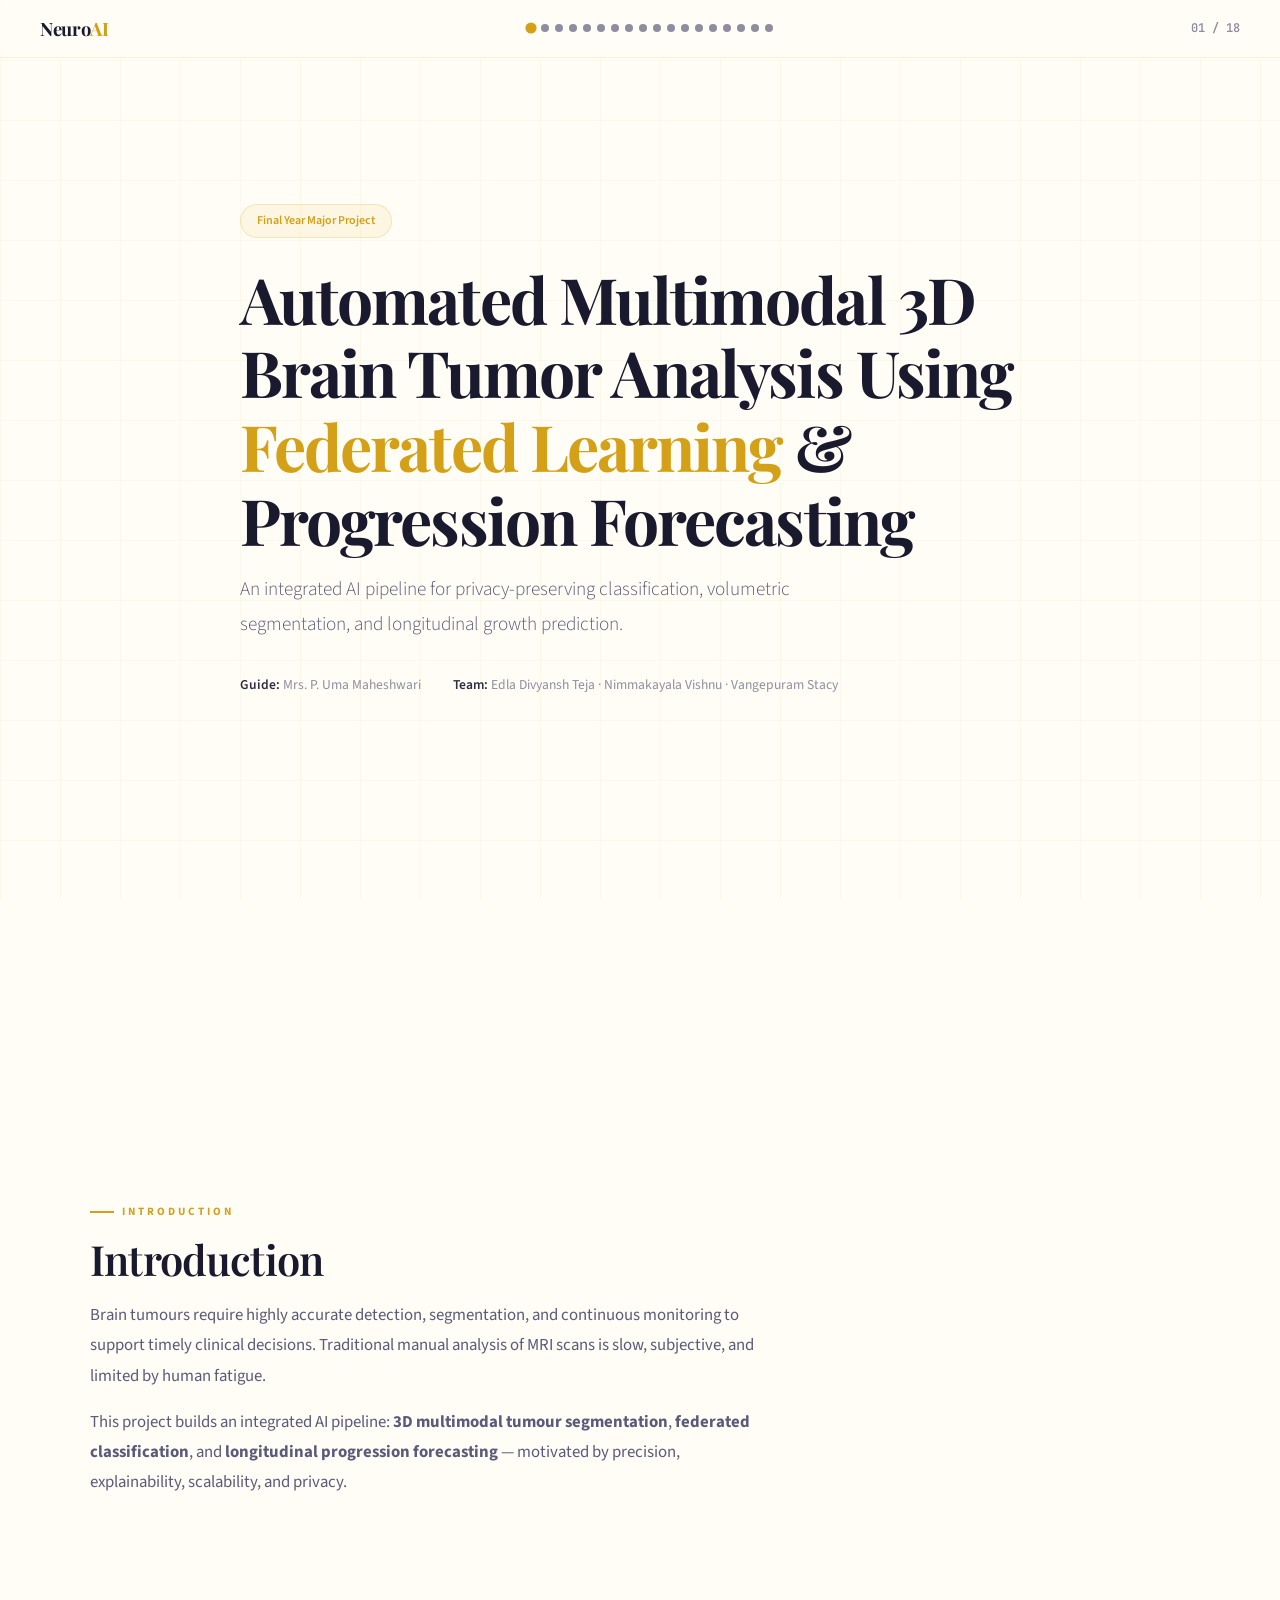
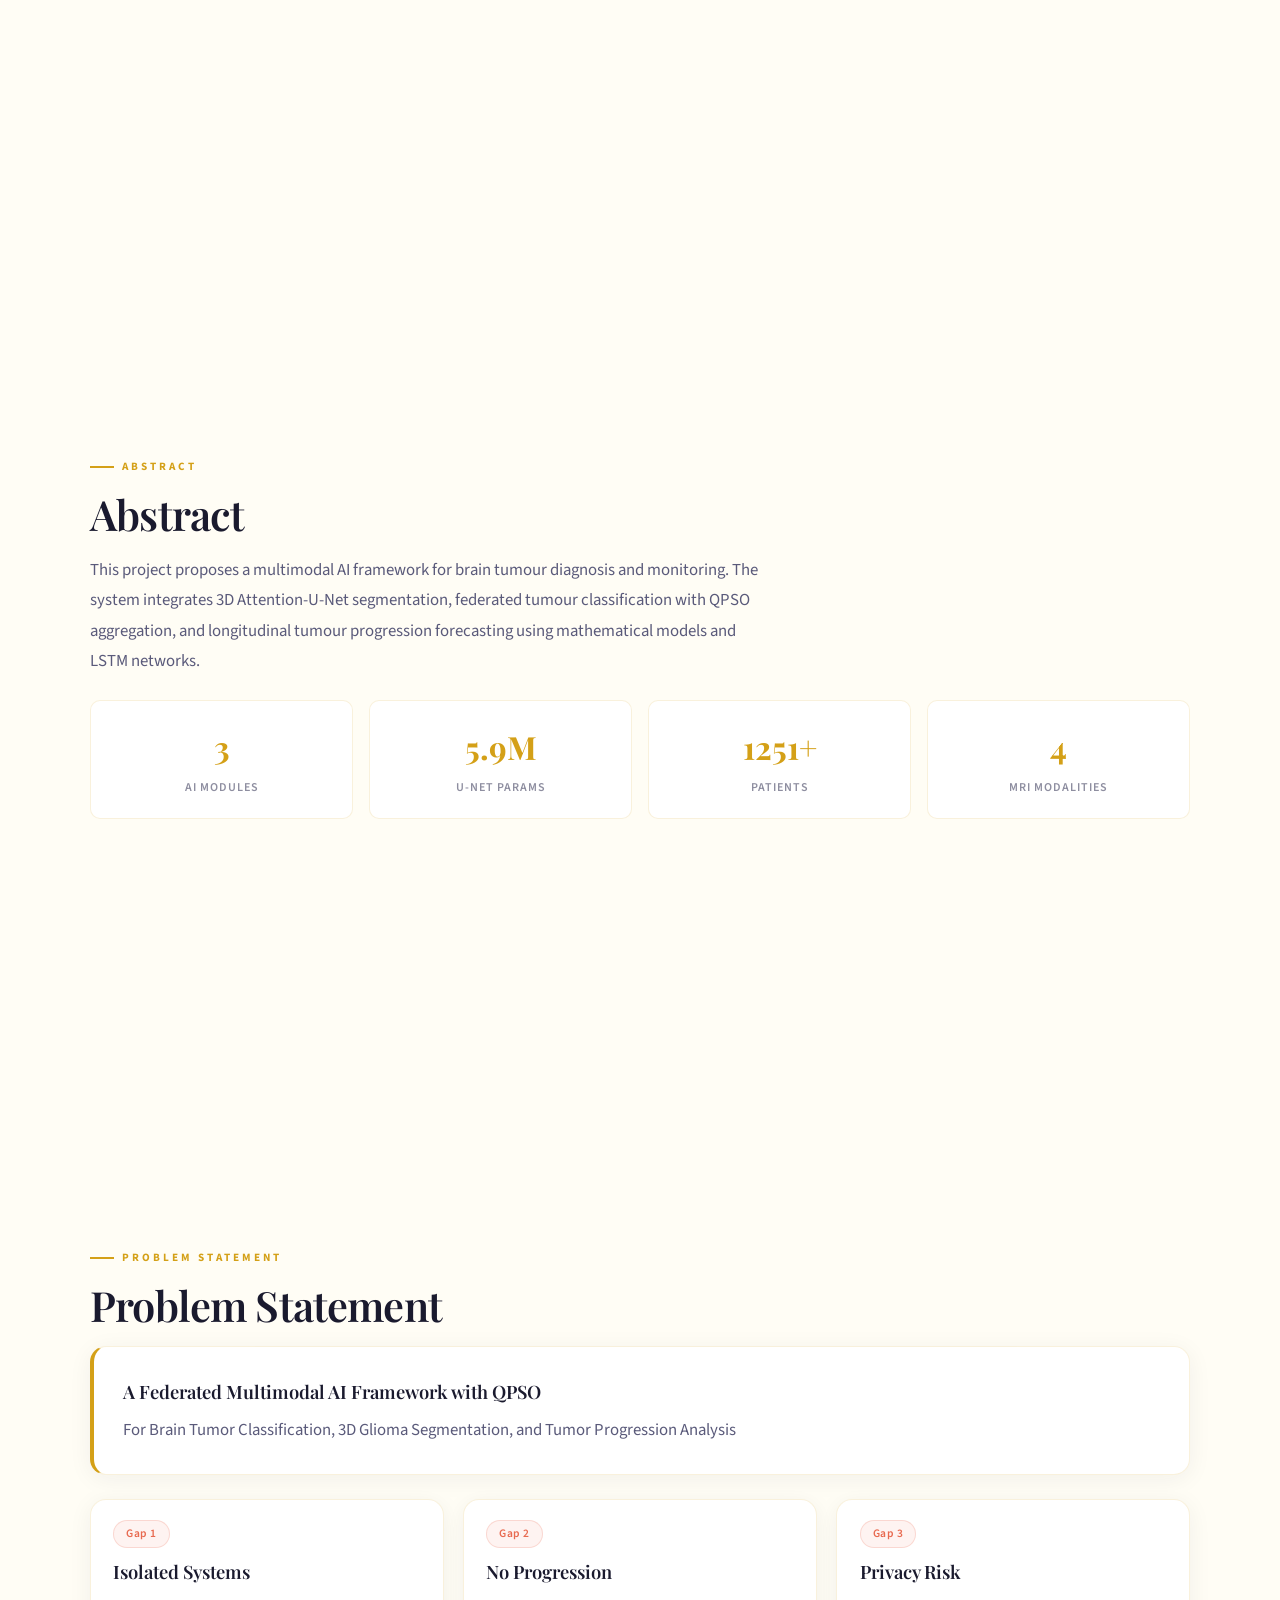
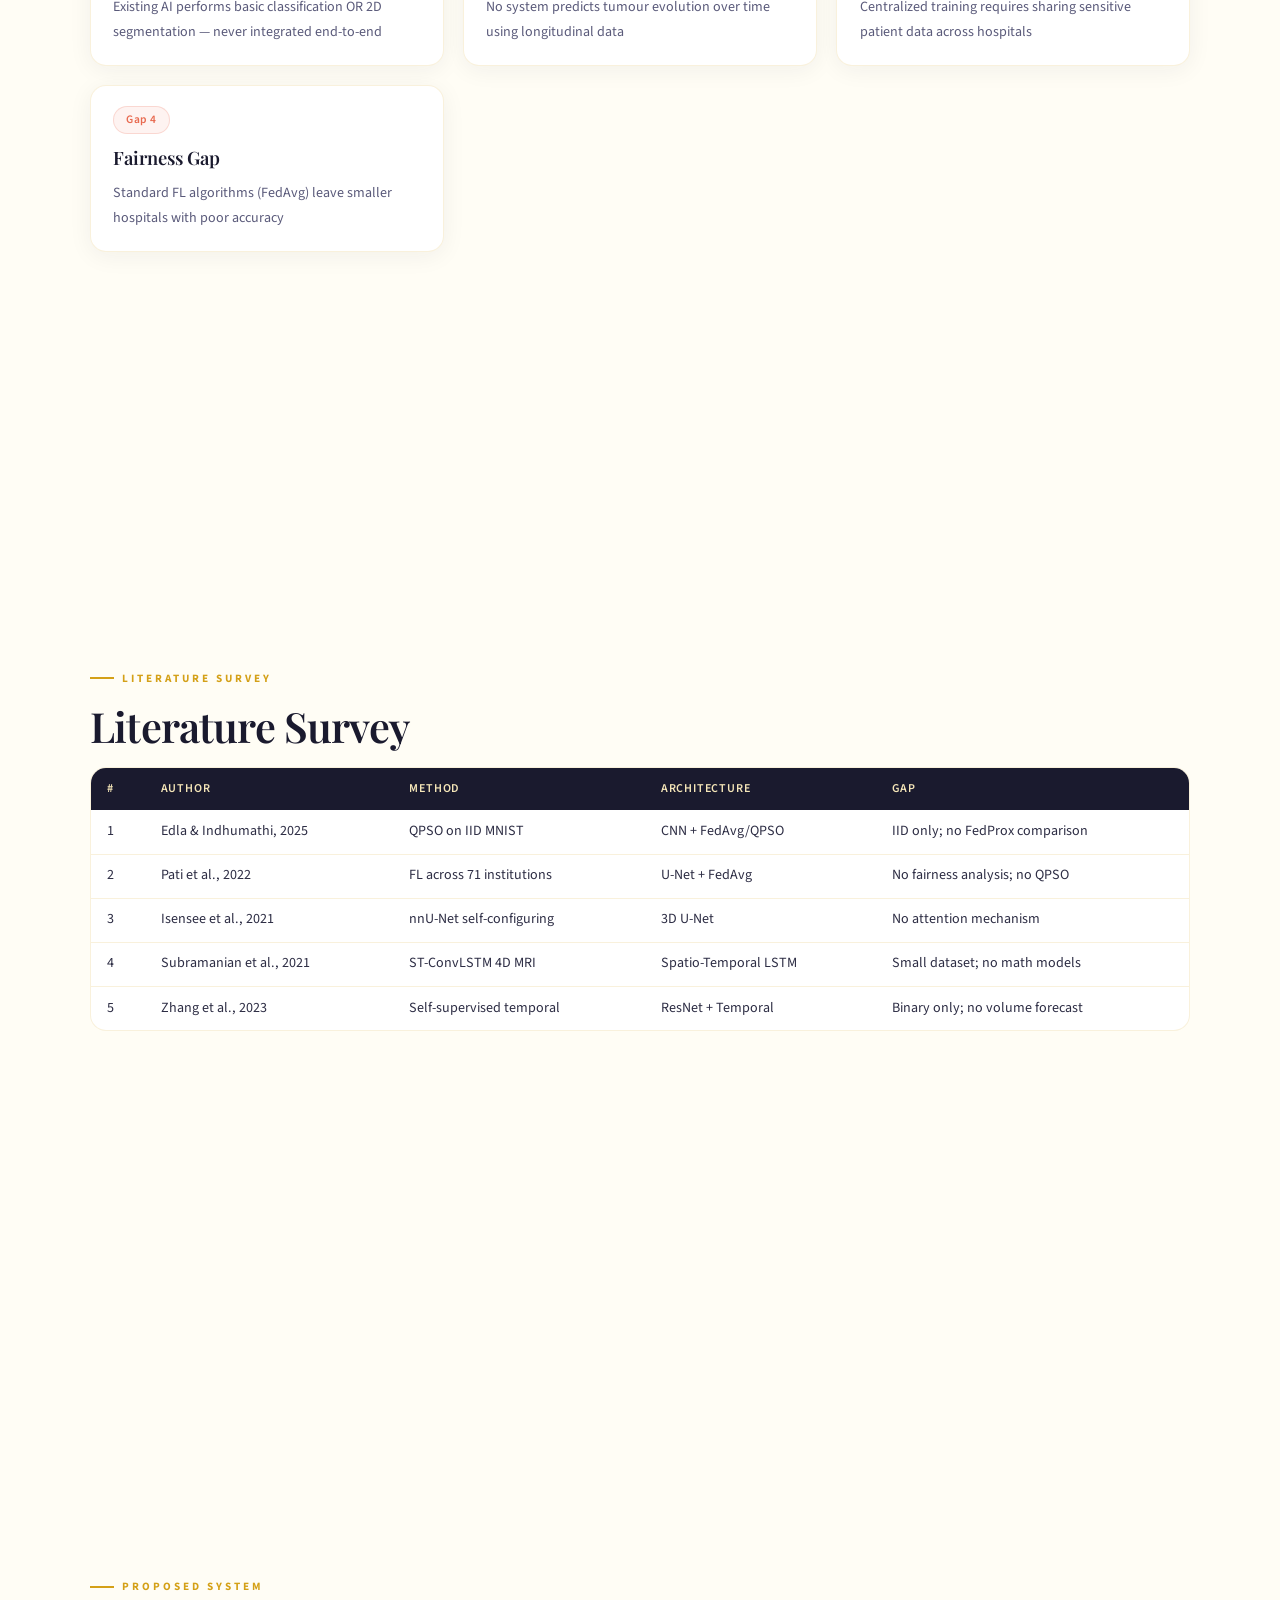
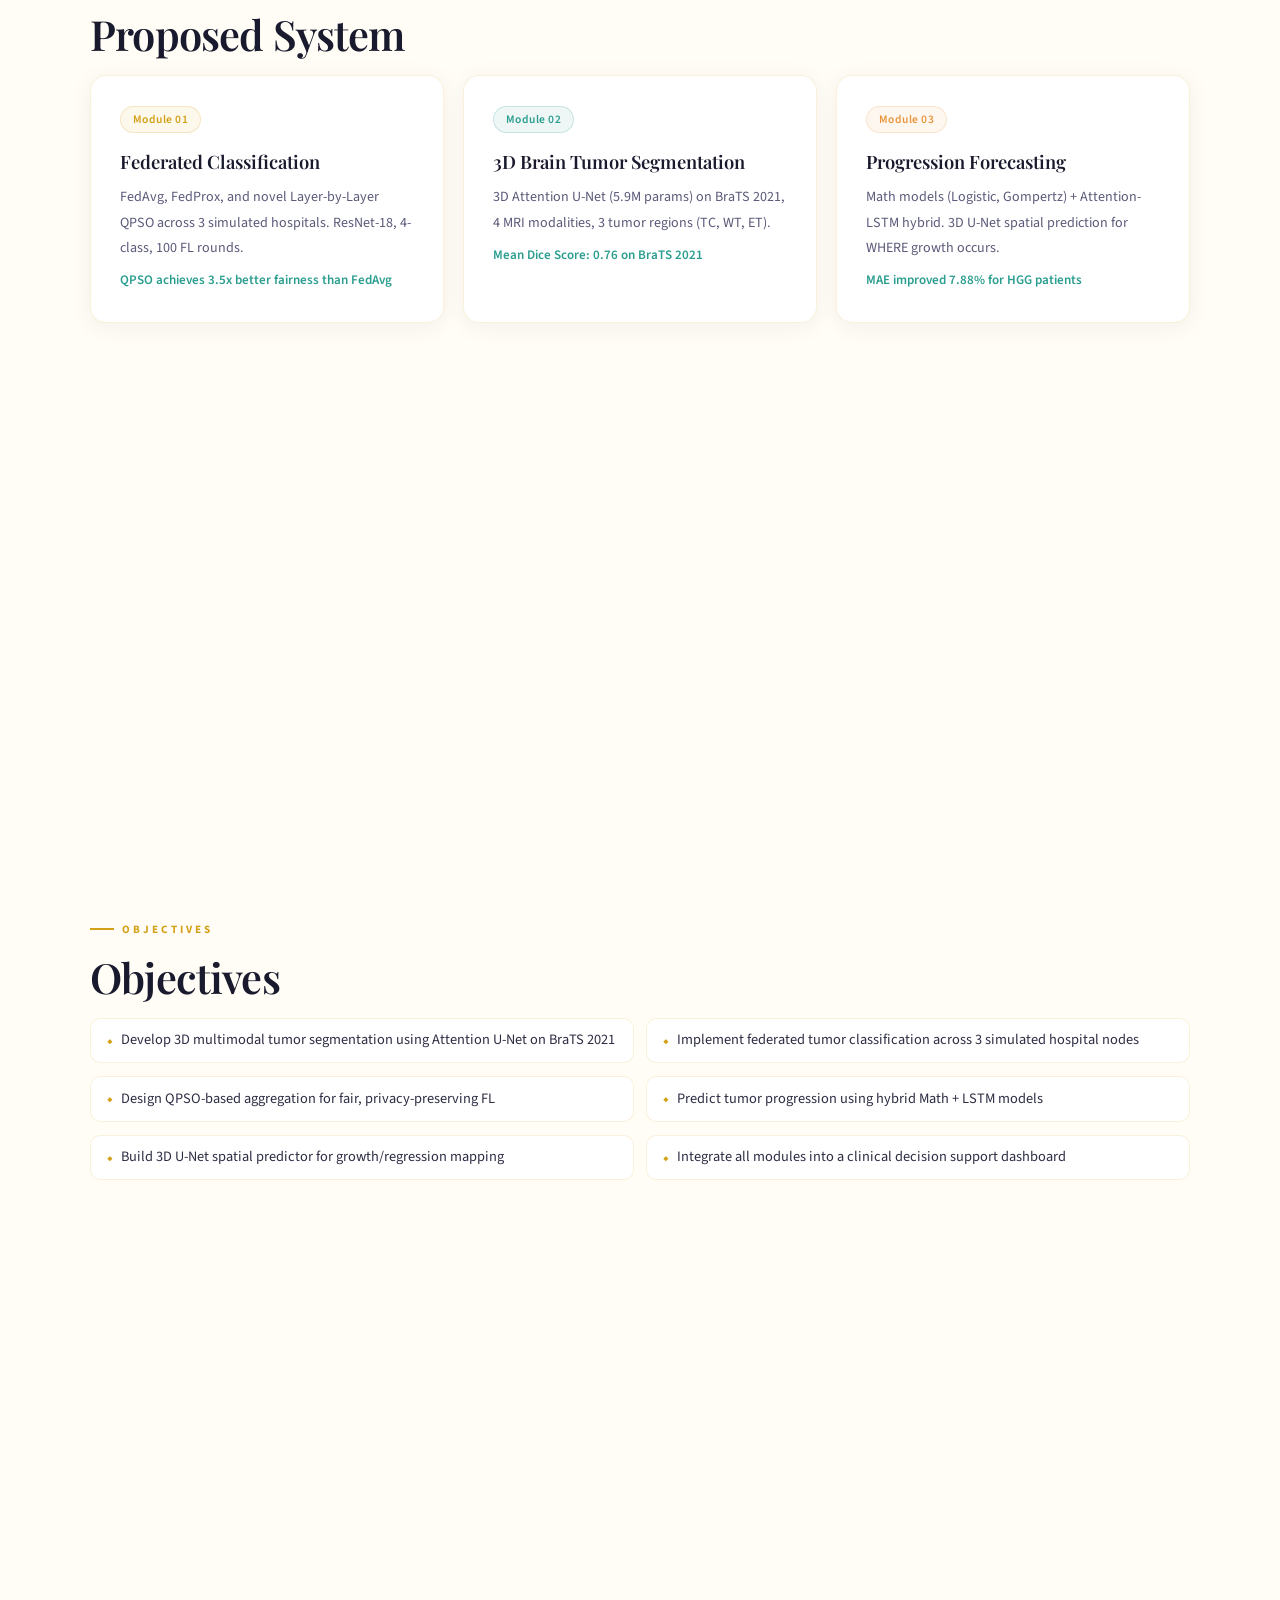
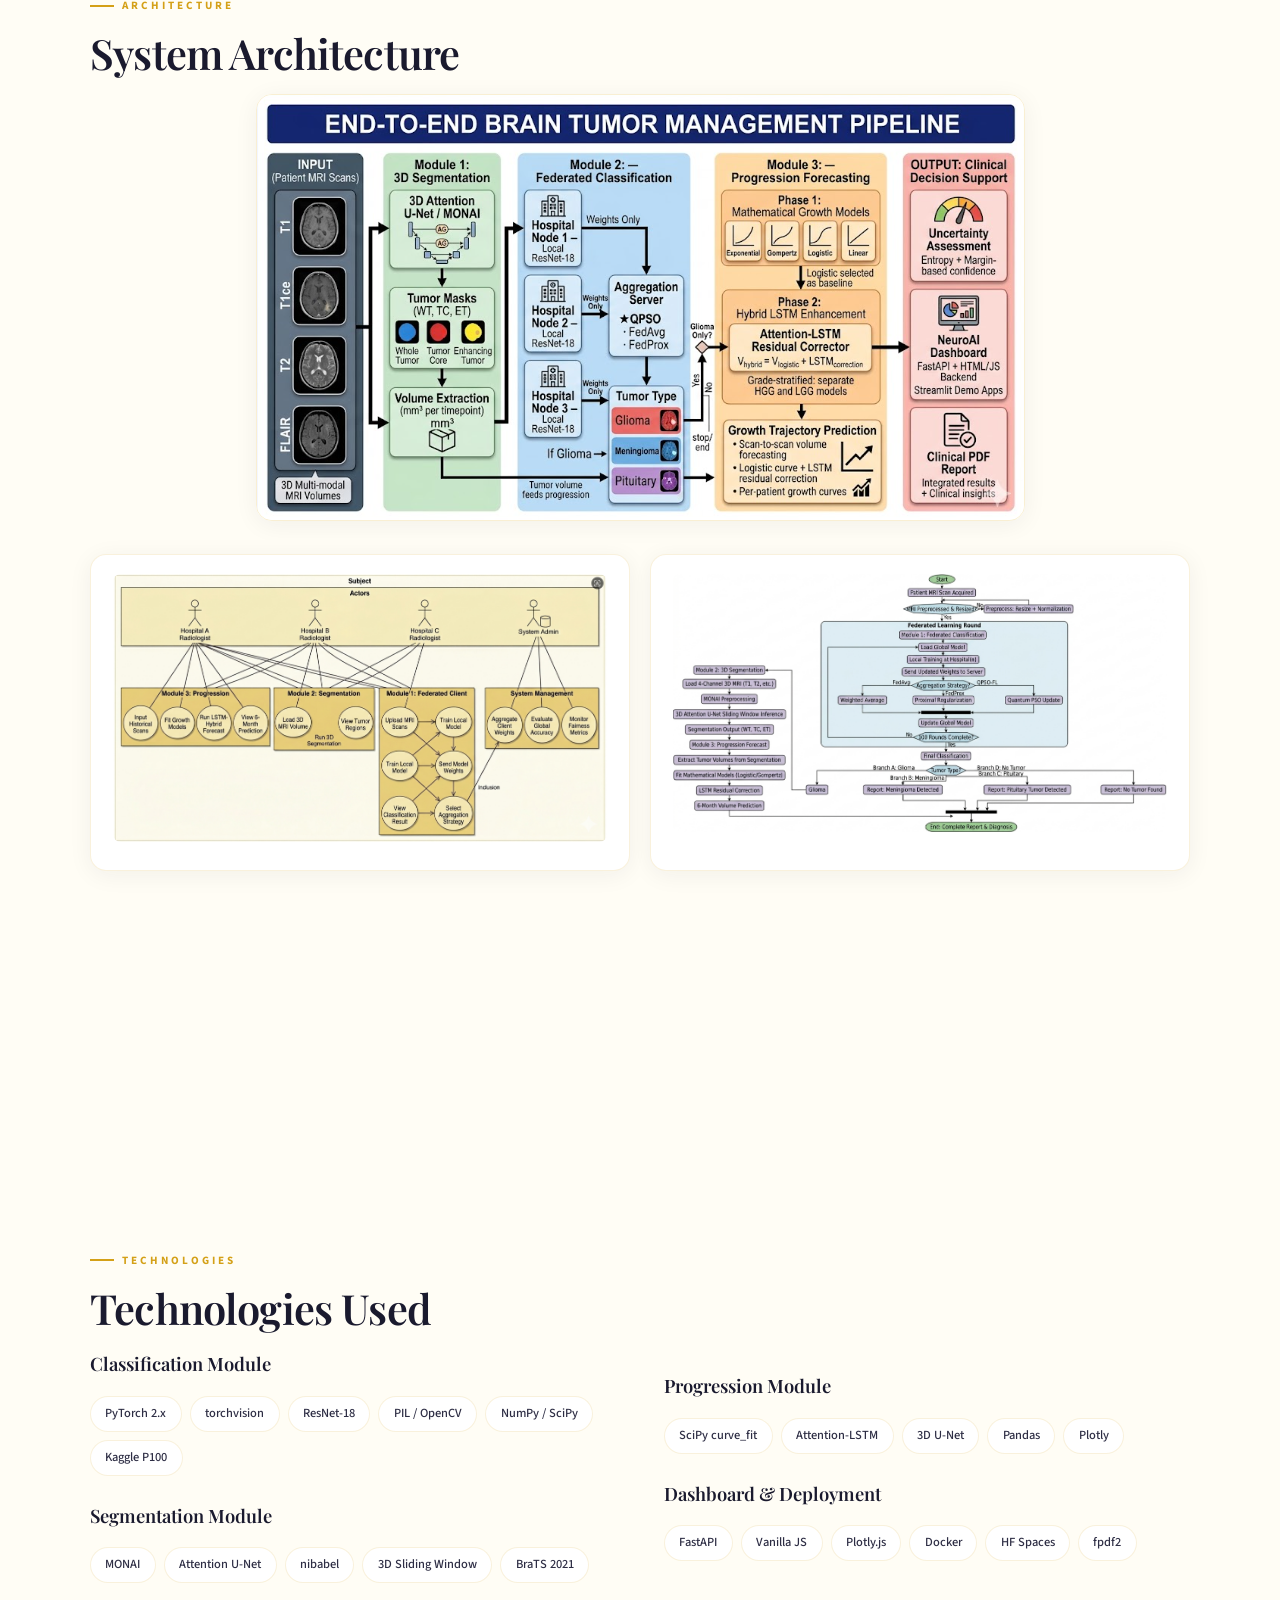
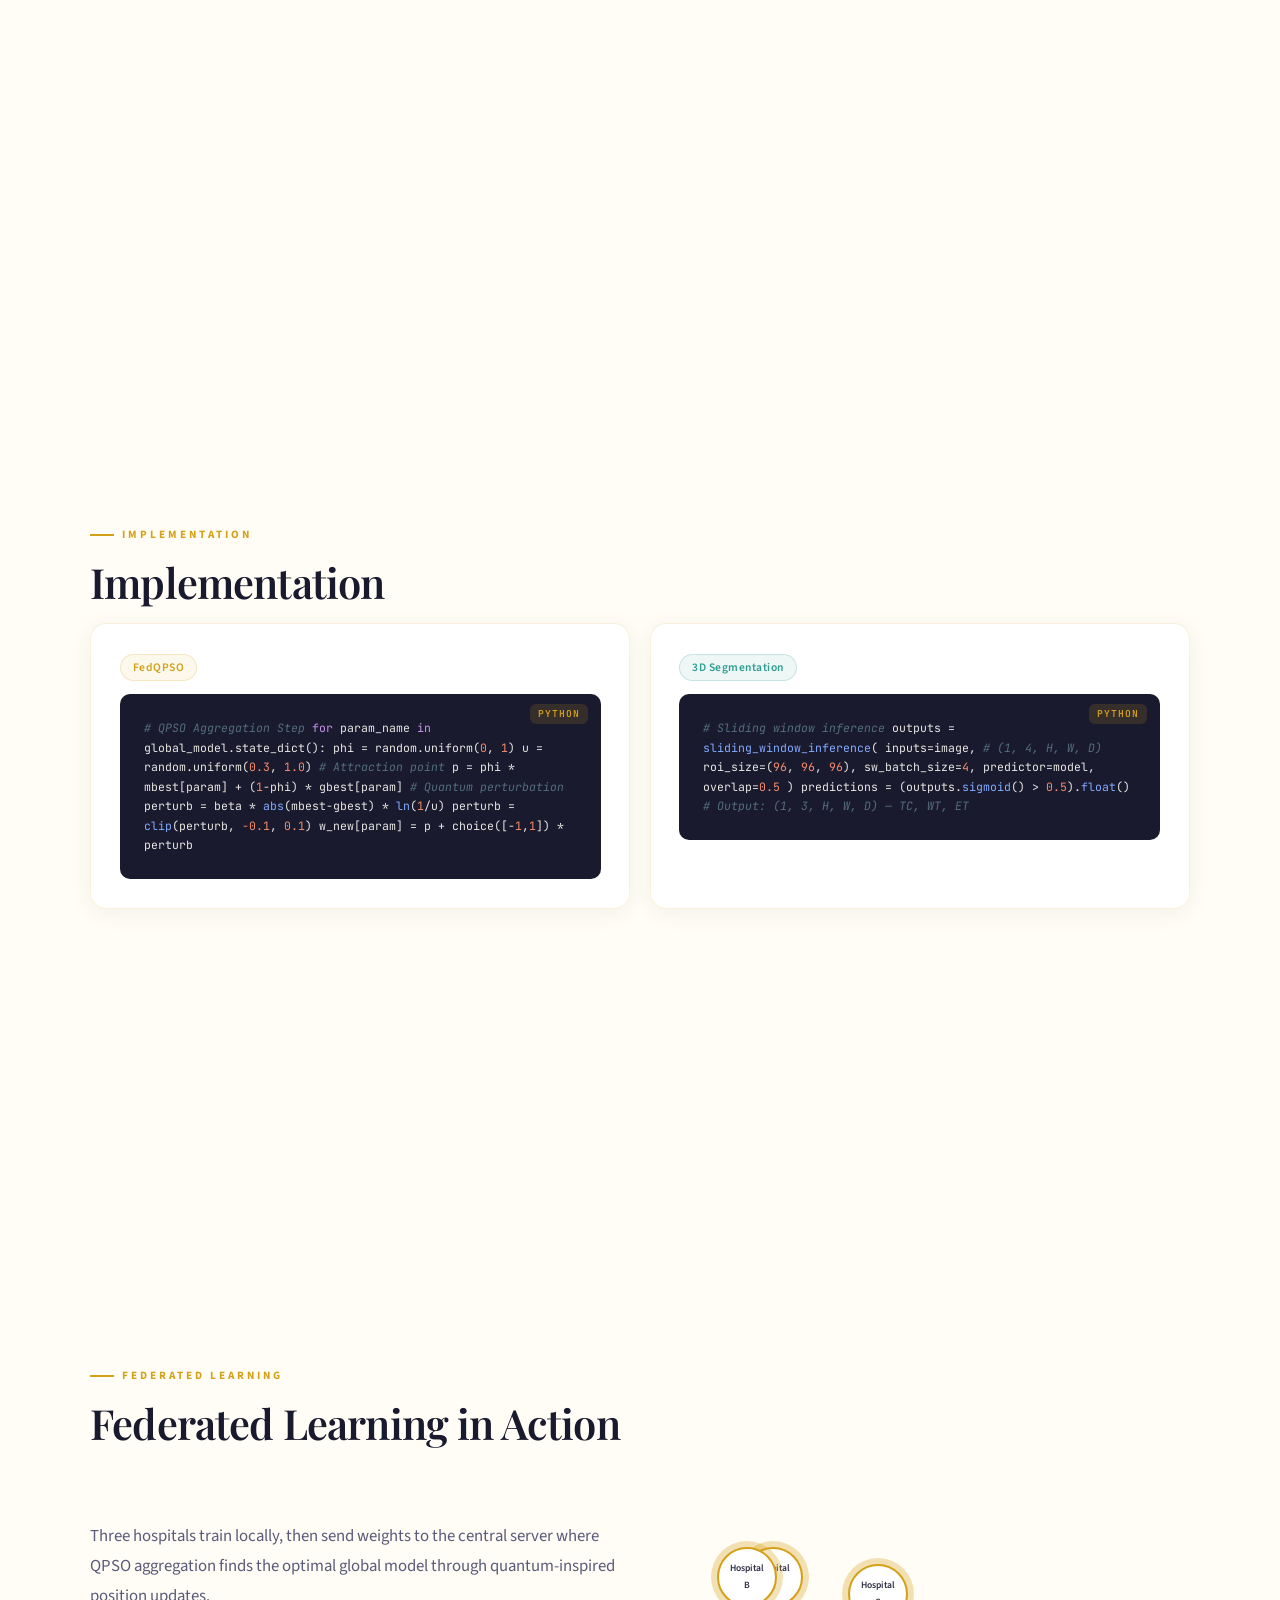
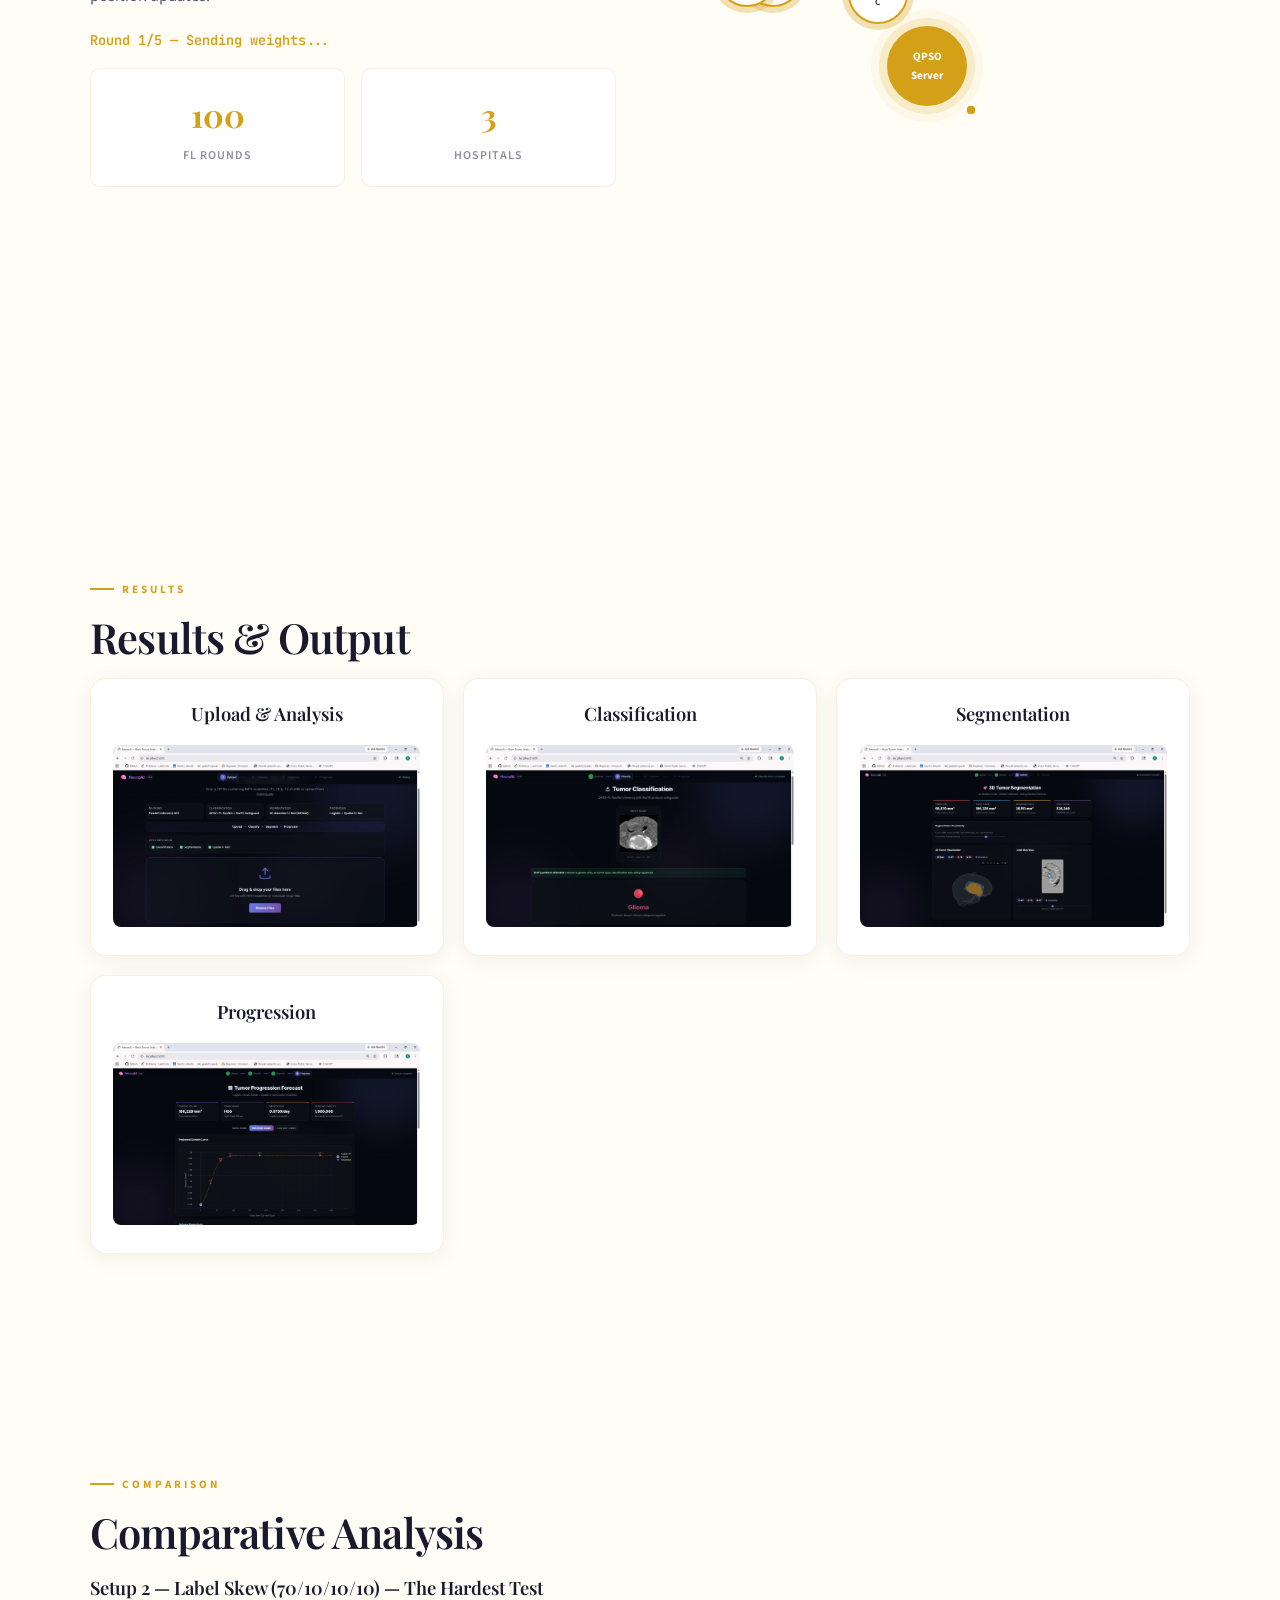
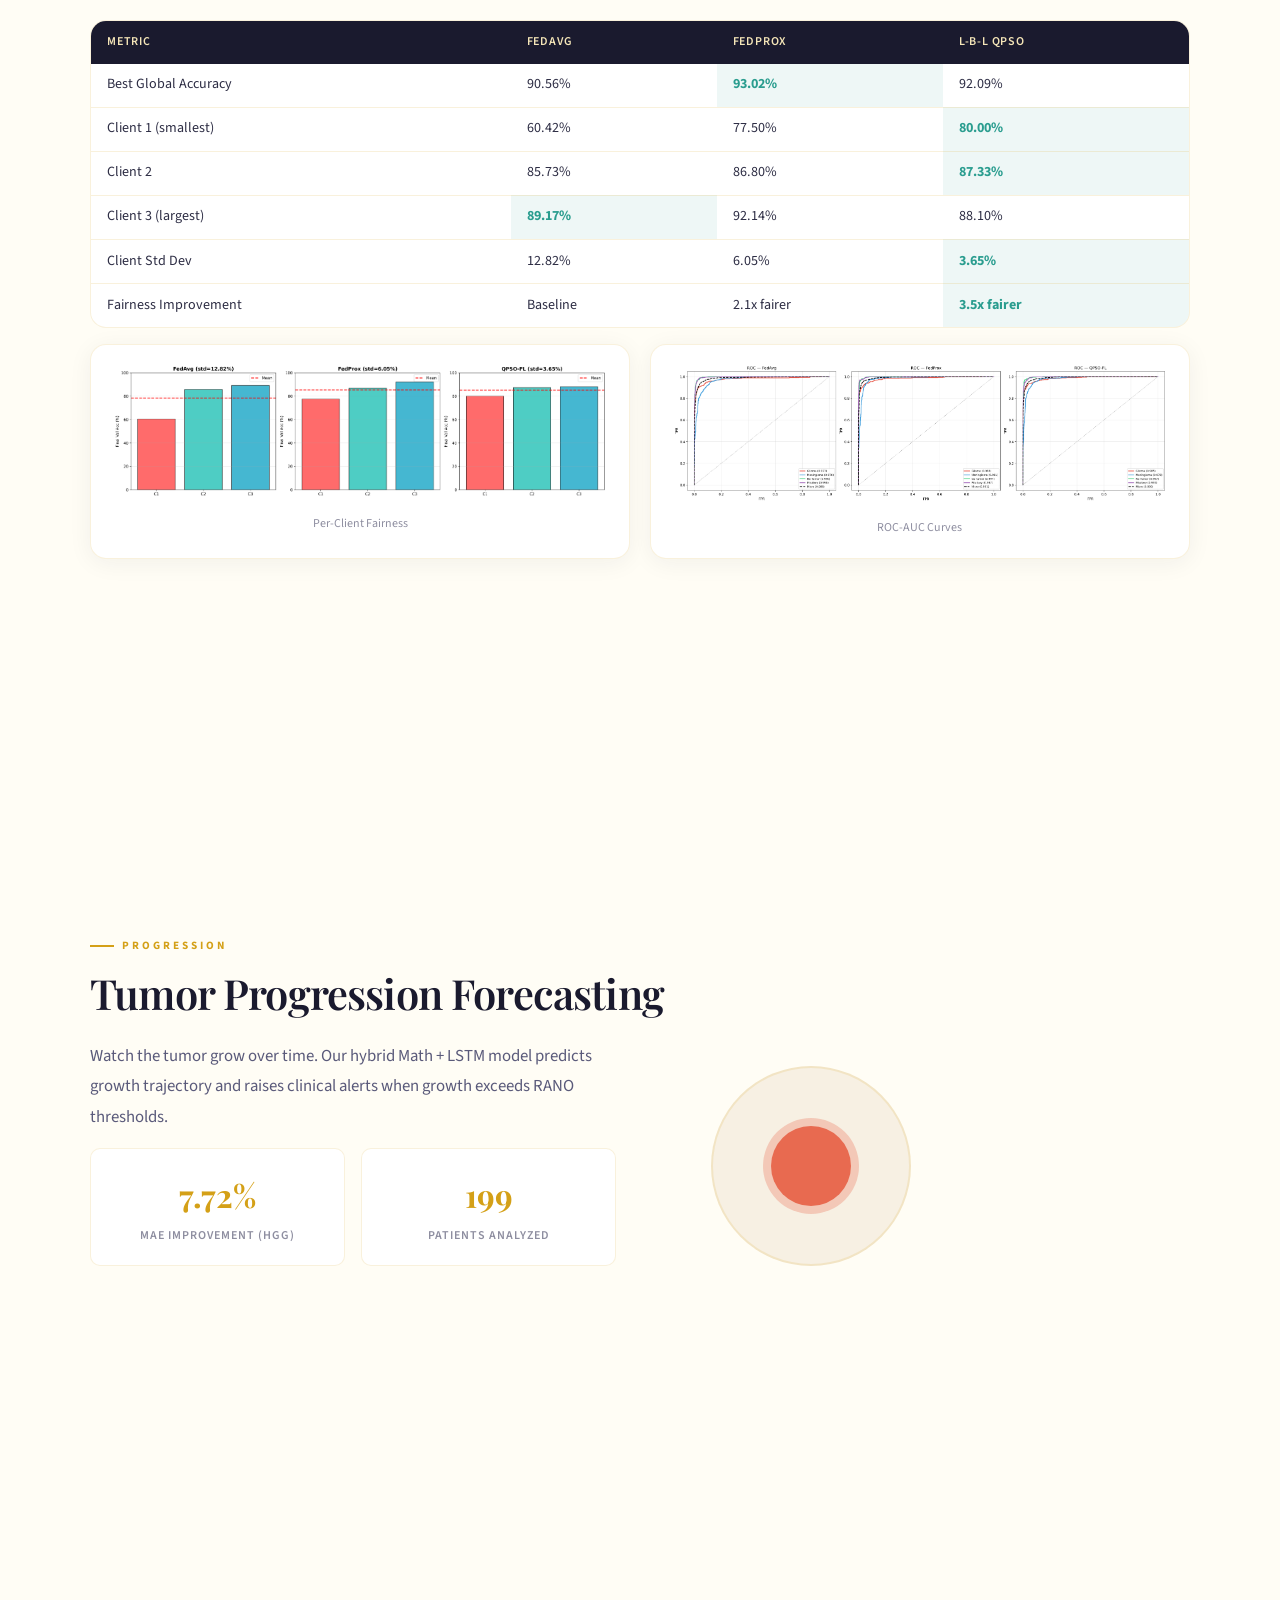
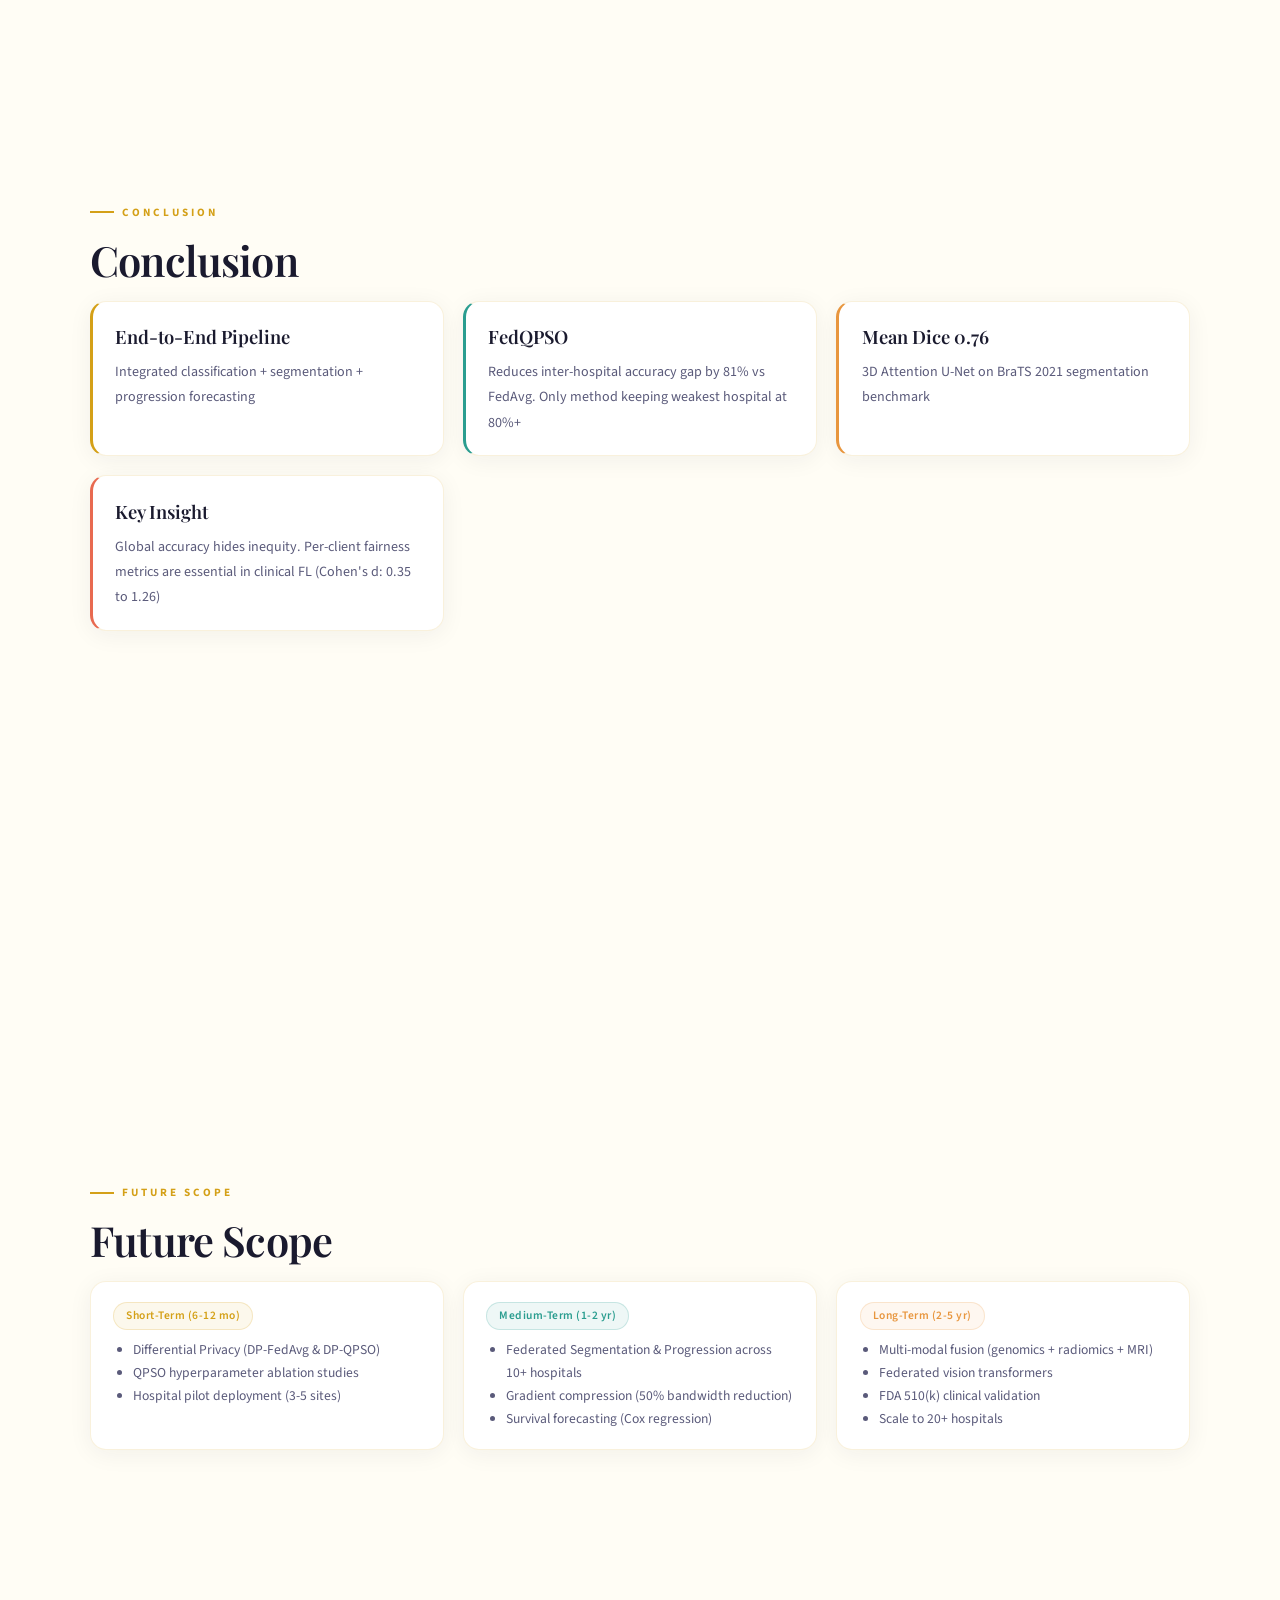
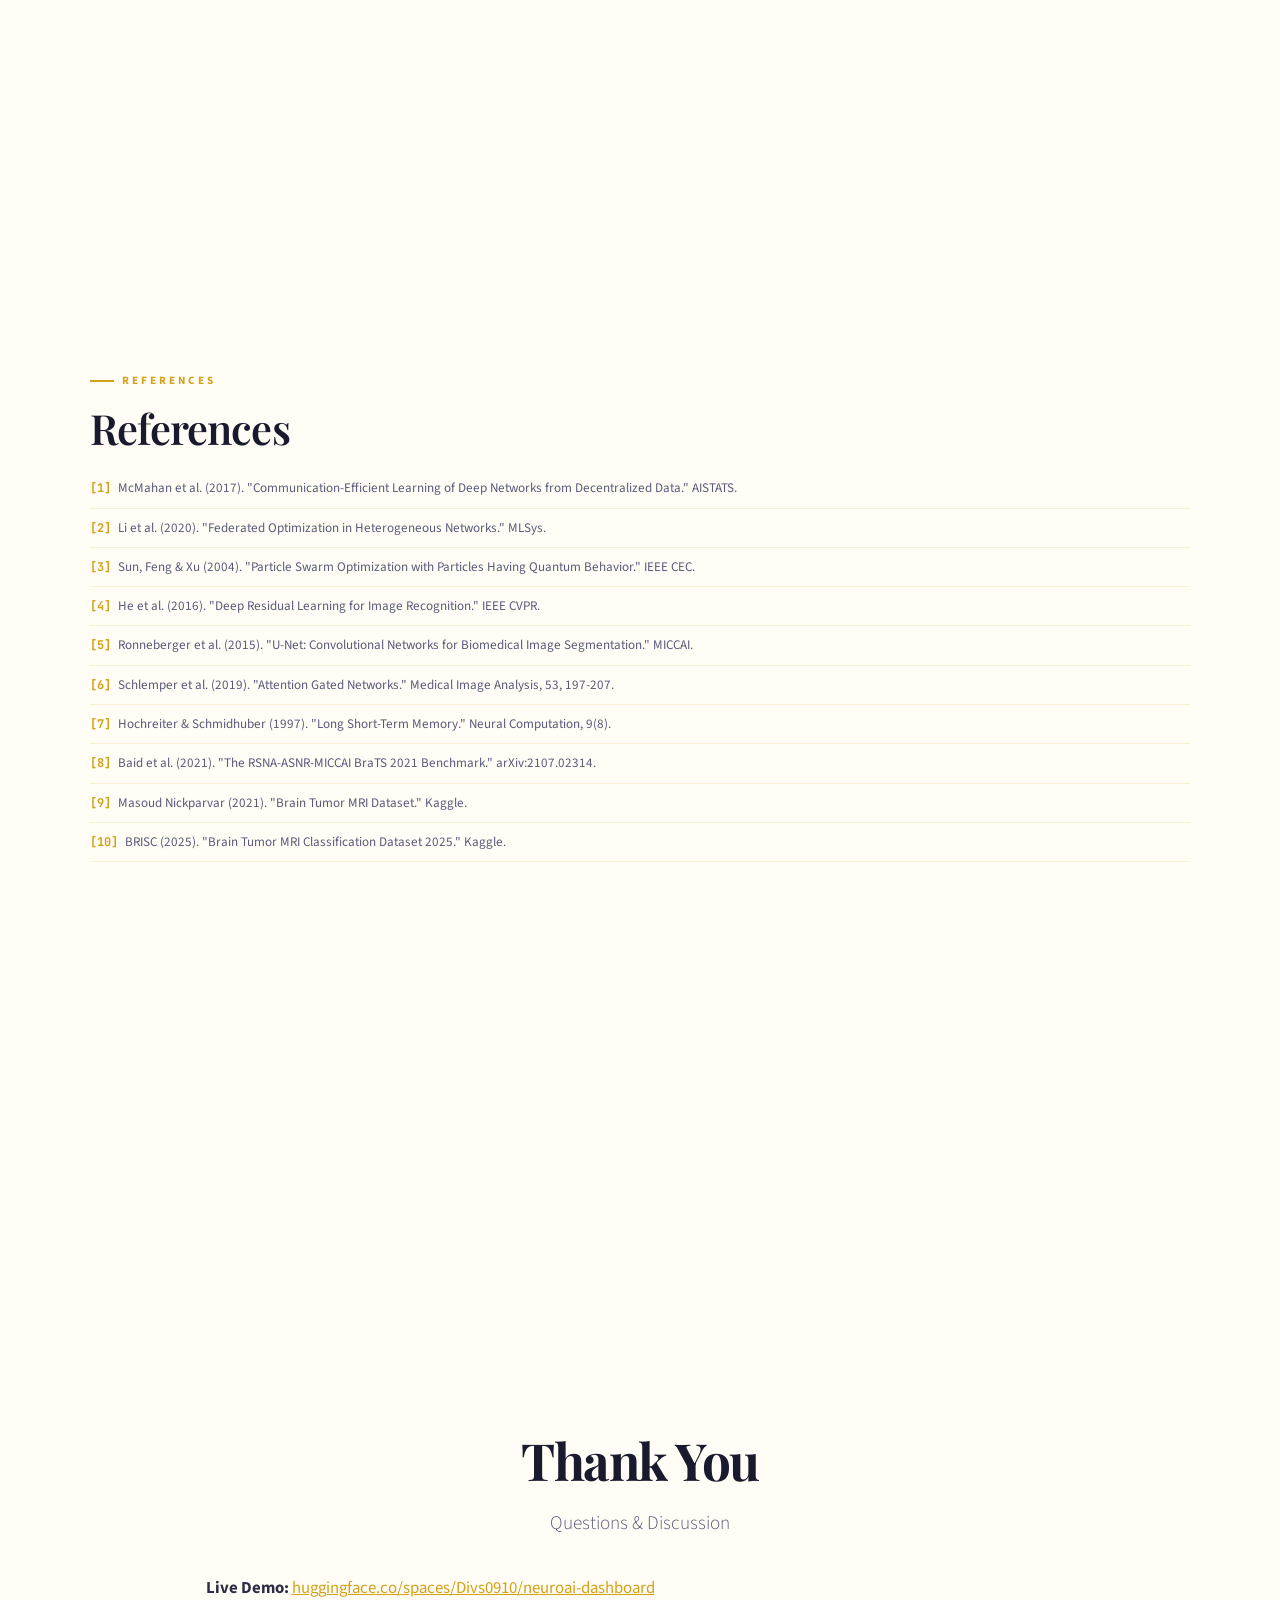
<file: PPT Website/index.html>
<!DOCTYPE html><html lang="en"><head><meta charset="UTF-8"><meta name="viewport" content="width=device-width,initial-scale=1">
<title>NeuroAI — Brain Tumor Analysis</title><link rel="stylesheet" href="style.css">
</head><body>
<nav><div class="nav-inner"><div class="nav-logo">Neuro<span>AI</span></div>
<div class="nav-dots" id="navDots"><button class="nav-dot" data-target="title" title="Project Title"></button><button class="nav-dot" data-target="intro" title="Introduction"></button><button class="nav-dot" data-target="abstract" title="Abstract"></button><button class="nav-dot" data-target="problem" title="Problem Statement"></button><button class="nav-dot" data-target="literature" title="Literature Survey"></button><button class="nav-dot" data-target="proposed" title="Proposed System"></button><button class="nav-dot" data-target="objectives" title="Objectives"></button><button class="nav-dot" data-target="architecture" title="Architecture"></button><button class="nav-dot" data-target="tech" title="Technologies"></button><button class="nav-dot" data-target="implementation" title="Implementation"></button><button class="nav-dot" data-target="fl-demo" title="Federated Learning"></button><button class="nav-dot" data-target="results" title="Results"></button><button class="nav-dot" data-target="comparison" title="Comparison"></button><button class="nav-dot" data-target="progression" title="Progression"></button><button class="nav-dot" data-target="conclusion" title="Conclusion"></button><button class="nav-dot" data-target="future" title="Future Scope"></button><button class="nav-dot" data-target="references" title="References"></button><button class="nav-dot" data-target="thanks" title=""></button></div><span class="nav-counter" id="navCounter">01</span></div></nav>
<section id="title" class="hero">
<div class="section-inner hero-content">
<div class="hero-badge">Final Year Major Project</div>
<h1>Automated Multimodal 3D Brain Tumor Analysis Using <span>Federated Learning</span> &amp; Progression Forecasting</h1>
<p class="subtitle">An integrated AI pipeline for privacy-preserving classification, volumetric segmentation, and longitudinal growth prediction.</p>
<div class="hero-meta">
<div class="hero-meta-item"><strong>Guide:</strong> Mrs. P. Uma Maheshwari</div>
<div class="hero-meta-item"><strong>Team:</strong> Edla Divyansh Teja &middot; Nimmakayala Vishnu &middot; Vangepuram Stacy</div>
</div></div></section>
<section id="intro">
<div class="section-inner">
<div class="section-label">Introduction</div>
<h2 class="reveal">Introduction</h2>

<p class="body-text">Brain tumours require highly accurate detection, segmentation, and continuous monitoring to support timely clinical decisions. Traditional manual analysis of MRI scans is slow, subjective, and limited by human fatigue.</p>
<p class="body-text" style="margin-top:1rem">This project builds an integrated AI pipeline: <strong>3D multimodal tumour segmentation</strong>, <strong>federated classification</strong>, and <strong>longitudinal progression forecasting</strong> — motivated by precision, explainability, scalability, and privacy.</p>

</div></section>
<section id="abstract">
<div class="section-inner">
<div class="section-label">Abstract</div>
<h2 class="reveal">Abstract</h2>

<p class="body-text">This project proposes a multimodal AI framework for brain tumour diagnosis and monitoring. The system integrates 3D Attention-U-Net segmentation, federated tumour classification with QPSO aggregation, and longitudinal tumour progression forecasting using mathematical models and LSTM networks.</p>
<div class="stat-grid reveal stagger" style="margin-top:1.5rem">
<div class="stat-block"><div class="stat-number" data-count="3">0</div><div class="stat-label">AI Modules</div></div>
<div class="stat-block"><div class="stat-number" data-count="5.9" data-suffix="M" data-decimals="1">0</div><div class="stat-label">U-Net Params</div></div>
<div class="stat-block"><div class="stat-number" data-count="1251" data-suffix="+">0</div><div class="stat-label">Patients</div></div>
<div class="stat-block"><div class="stat-number" data-count="4">0</div><div class="stat-label">MRI Modalities</div></div>
</div>
</div></section>
<section id="problem">
<div class="section-inner">
<div class="section-label">Problem Statement</div>
<h2 class="reveal">Problem Statement</h2>

<div class="card" style="border-left:4px solid var(--gold);margin-bottom:1.5rem">
<h3>A Federated Multimodal AI Framework with QPSO</h3>
<p class="body-text">For Brain Tumor Classification, 3D Glioma Segmentation, and Tumor Progression Analysis</p></div>
<div class="card-grid reveal stagger">
<div class="card card-sm"><span class="tag tag-coral">Gap 1</span><h3 style="margin-top:.5rem">Isolated Systems</h3><p style="font-size:.88rem;color:var(--slate)">Existing AI performs basic classification OR 2D segmentation — never integrated end-to-end</p></div>
<div class="card card-sm"><span class="tag tag-coral">Gap 2</span><h3 style="margin-top:.5rem">No Progression</h3><p style="font-size:.88rem;color:var(--slate)">No system predicts tumour evolution over time using longitudinal data</p></div>
<div class="card card-sm"><span class="tag tag-coral">Gap 3</span><h3 style="margin-top:.5rem">Privacy Risk</h3><p style="font-size:.88rem;color:var(--slate)">Centralized training requires sharing sensitive patient data across hospitals</p></div>
<div class="card card-sm"><span class="tag tag-coral">Gap 4</span><h3 style="margin-top:.5rem">Fairness Gap</h3><p style="font-size:.88rem;color:var(--slate)">Standard FL algorithms (FedAvg) leave smaller hospitals with poor accuracy</p></div>
</div>
</div></section>
<section id="literature">
<div class="section-inner">
<div class="section-label">Literature Survey</div>
<h2 class="reveal">Literature Survey</h2>

<div class="table-wrap reveal"><table>
<tr><th>#</th><th>Author</th><th>Method</th><th>Architecture</th><th>Gap</th></tr>
<tr><td>1</td><td>Edla &amp; Indhumathi, 2025</td><td>QPSO on IID MNIST</td><td>CNN + FedAvg/QPSO</td><td>IID only; no FedProx comparison</td></tr>
<tr><td>2</td><td>Pati et al., 2022</td><td>FL across 71 institutions</td><td>U-Net + FedAvg</td><td>No fairness analysis; no QPSO</td></tr>
<tr><td>3</td><td>Isensee et al., 2021</td><td>nnU-Net self-configuring</td><td>3D U-Net</td><td>No attention mechanism</td></tr>
<tr><td>4</td><td>Subramanian et al., 2021</td><td>ST-ConvLSTM 4D MRI</td><td>Spatio-Temporal LSTM</td><td>Small dataset; no math models</td></tr>
<tr><td>5</td><td>Zhang et al., 2023</td><td>Self-supervised temporal</td><td>ResNet + Temporal</td><td>Binary only; no volume forecast</td></tr>
</table></div>
</div></section>
<section id="proposed">
<div class="section-inner">
<div class="section-label">Proposed System</div>
<h2 class="reveal">Proposed System</h2>

<div class="card-grid reveal stagger">
<div class="card"><span class="tag tag-gold">Module 01</span><h3 style="margin-top:.8rem">Federated Classification</h3>
<p style="font-size:.88rem;color:var(--slate)">FedAvg, FedProx, and novel Layer-by-Layer QPSO across 3 simulated hospitals. ResNet-18, 4-class, 100 FL rounds.</p>
<p style="font-size:.82rem;font-weight:600;color:var(--teal);margin-top:.5rem">QPSO achieves 3.5x better fairness than FedAvg</p></div>
<div class="card"><span class="tag tag-teal">Module 02</span><h3 style="margin-top:.8rem">3D Brain Tumor Segmentation</h3>
<p style="font-size:.88rem;color:var(--slate)">3D Attention U-Net (5.9M params) on BraTS 2021, 4 MRI modalities, 3 tumor regions (TC, WT, ET).</p>
<p style="font-size:.82rem;font-weight:600;color:var(--teal);margin-top:.5rem">Mean Dice Score: 0.76 on BraTS 2021</p></div>
<div class="card"><span class="tag tag-accent">Module 03</span><h3 style="margin-top:.8rem">Progression Forecasting</h3>
<p style="font-size:.88rem;color:var(--slate)">Math models (Logistic, Gompertz) + Attention-LSTM hybrid. 3D U-Net spatial prediction for WHERE growth occurs.</p>
<p style="font-size:.82rem;font-weight:600;color:var(--teal);margin-top:.5rem">MAE improved 7.88% for HGG patients</p></div>
</div>
</div></section>
<section id="objectives">
<div class="section-inner">
<div class="section-label">Objectives</div>
<h2 class="reveal">Objectives</h2>

<ul class="obj-list reveal stagger">
<li>Develop 3D multimodal tumor segmentation using Attention U-Net on BraTS 2021</li>
<li>Implement federated tumor classification across 3 simulated hospital nodes</li>
<li>Design QPSO-based aggregation for fair, privacy-preserving FL</li>
<li>Predict tumor progression using hybrid Math + LSTM models</li>
<li>Build 3D U-Net spatial predictor for growth/regression mapping</li>
<li>Integrate all modules into a clinical decision support dashboard</li>
</ul>
</div></section>
<section id="architecture">
<div class="section-inner">
<div class="section-label">Architecture</div>
<h2 class="reveal">System Architecture</h2>

<div class="reveal" style="text-align:center"><img src="assets/system architecture.png" alt="System Architecture" style="max-width:100%;border-radius:var(--radius);border:1px solid var(--border);box-shadow:var(--shadow)"></div>
<div class="card-grid reveal stagger" style="margin-top:1.5rem">
<div class="card card-sm" style="text-align:center"><img src="assets/use case.png" alt="Use Case" style="max-width:100%;border-radius:8px"></div>
<div class="card card-sm" style="text-align:center"><img src="assets/activity uml.png" alt="Activity" style="max-width:100%;border-radius:8px"></div>
</div>
</div></section>
<section id="tech">
<div class="section-inner">
<div class="section-label">Technologies</div>
<h2 class="reveal">Technologies Used</h2>

<div class="split">
<div>
<h3>Classification Module</h3>
<div class="tech-pills reveal stagger"><span class="tech-pill">PyTorch 2.x</span><span class="tech-pill">torchvision</span><span class="tech-pill">ResNet-18</span><span class="tech-pill">PIL / OpenCV</span><span class="tech-pill">NumPy / SciPy</span><span class="tech-pill">Kaggle P100</span></div>
<h3 style="margin-top:1.5rem">Segmentation Module</h3>
<div class="tech-pills reveal stagger"><span class="tech-pill">MONAI</span><span class="tech-pill">Attention U-Net</span><span class="tech-pill">nibabel</span><span class="tech-pill">3D Sliding Window</span><span class="tech-pill">BraTS 2021</span></div>
</div><div>
<h3>Progression Module</h3>
<div class="tech-pills reveal stagger"><span class="tech-pill">SciPy curve_fit</span><span class="tech-pill">Attention-LSTM</span><span class="tech-pill">3D U-Net</span><span class="tech-pill">Pandas</span><span class="tech-pill">Plotly</span></div>
<h3 style="margin-top:1.5rem">Dashboard &amp; Deployment</h3>
<div class="tech-pills reveal stagger"><span class="tech-pill">FastAPI</span><span class="tech-pill">Vanilla JS</span><span class="tech-pill">Plotly.js</span><span class="tech-pill">Docker</span><span class="tech-pill">HF Spaces</span><span class="tech-pill">fpdf2</span></div>
</div></div>
</div></section>
<section id="implementation">
<div class="section-inner">
<div class="section-label">Implementation</div>
<h2 class="reveal">Implementation</h2>

<div class="card-grid">
<div class="card reveal"><span class="tag tag-gold">FedQPSO</span>
<div class="code-block" style="margin-top:.8rem;font-size:.72rem"><span class="code-label">Python</span>
<span class="cm"># QPSO Aggregation Step</span>
<span class="kw">for</span> param_name <span class="kw">in</span> global_model.state_dict():
  phi = random.uniform(<span class="num">0</span>, <span class="num">1</span>)
  u = random.uniform(<span class="num">0.3</span>, <span class="num">1.0</span>)
  <span class="cm"># Attraction point</span>
  p = phi * mbest[param] + (<span class="num">1</span>-phi) * gbest[param]
  <span class="cm"># Quantum perturbation</span>
  perturb = beta * <span class="fn">abs</span>(mbest-gbest) * <span class="fn">ln</span>(<span class="num">1</span>/u)
  perturb = <span class="fn">clip</span>(perturb, <span class="num">-0.1</span>, <span class="num">0.1</span>)
  w_new[param] = p + choice([-<span class="num">1</span>,<span class="num">1</span>]) * perturb</div></div>
<div class="card reveal"><span class="tag tag-teal">3D Segmentation</span>
<div class="code-block" style="margin-top:.8rem;font-size:.72rem"><span class="code-label">Python</span>
<span class="cm"># Sliding window inference</span>
outputs = <span class="fn">sliding_window_inference</span>(
  inputs=image,  <span class="cm"># (1, 4, H, W, D)</span>
  roi_size=(<span class="num">96</span>, <span class="num">96</span>, <span class="num">96</span>),
  sw_batch_size=<span class="num">4</span>,
  predictor=model,
  overlap=<span class="num">0.5</span>
)
predictions = (outputs.<span class="fn">sigmoid</span>() > <span class="num">0.5</span>).<span class="fn">float</span>()
<span class="cm"># Output: (1, 3, H, W, D) — TC, WT, ET</span></div></div>
</div>
</div></section>
<section id="fl-demo">
<div class="section-inner">
<div class="section-label">Federated Learning</div>
<h2 class="reveal">Federated Learning in Action</h2>

<div class="split">
<div>
<p class="body-text">Three hospitals train locally, then send weights to the central server where QPSO aggregation finds the optimal global model through quantum-inspired position updates.</p>
<p id="flStatus" style="font-size:.85rem;font-weight:600;color:var(--gold);margin-top:1rem;font-family:var(--font-mono)">Waiting...</p>
<div class="stat-grid" style="margin-top:1rem">
<div class="stat-block"><div class="stat-number">100</div><div class="stat-label">FL Rounds</div></div>
<div class="stat-block"><div class="stat-number">3</div><div class="stat-label">Hospitals</div></div>
</div></div>
<div class="fl-viz" id="flViz">
<div class="fl-client" style="left:15%;top:15%">Hospital<br>A</div>
<div class="fl-client" style="right:15%;top:15%">Hospital<br>B</div>
<div class="fl-client" style="left:35%;bottom:8%">Hospital<br>C</div>
<div class="fl-server">QPSO<br>Server</div>
</div></div>
</div></section>
<section id="results">
<div class="section-inner">
<div class="section-label">Results</div>
<h2 class="reveal">Results &amp; Output</h2>

<div class="card-grid reveal stagger">
<div class="card card-sm" style="text-align:center"><h3>Upload &amp; Analysis</h3><img src="assets/upload files ui.jpeg" style="max-width:100%;border-radius:8px;margin-top:.5rem"></div>
<div class="card card-sm" style="text-align:center"><h3>Classification</h3><img src="assets/classification ui.jpeg" style="max-width:100%;border-radius:8px;margin-top:.5rem"></div>
<div class="card card-sm" style="text-align:center"><h3>Segmentation</h3><img src="assets/segmentation ui.jpeg" style="max-width:100%;border-radius:8px;margin-top:.5rem"></div>
<div class="card card-sm" style="text-align:center"><h3>Progression</h3><img src="assets/progression ui 1.jpeg" style="max-width:100%;border-radius:8px;margin-top:.5rem"></div>
</div>
</div></section>
<section id="comparison">
<div class="section-inner">
<div class="section-label">Comparison</div>
<h2 class="reveal">Comparative Analysis</h2>

<h3 class="reveal">Setup 2 — Label Skew (70/10/10/10) — The Hardest Test</h3>
<div class="table-wrap reveal" style="margin:1rem 0"><table>
<tr><th>Metric</th><th>FedAvg</th><th>FedProx</th><th>L-b-L QPSO</th></tr>
<tr><td>Best Global Accuracy</td><td>90.56%</td><td class="best-cell">93.02%</td><td>92.09%</td></tr>
<tr><td>Client 1 (smallest)</td><td>60.42%</td><td>77.50%</td><td class="best-cell">80.00%</td></tr>
<tr><td>Client 2</td><td>85.73%</td><td>86.80%</td><td class="best-cell">87.33%</td></tr>
<tr><td>Client 3 (largest)</td><td class="best-cell">89.17%</td><td>92.14%</td><td>88.10%</td></tr>
<tr><td>Client Std Dev</td><td>12.82%</td><td>6.05%</td><td class="best-cell">3.65%</td></tr>
<tr><td>Fairness Improvement</td><td>Baseline</td><td>2.1x fairer</td><td class="best-cell">3.5x fairer</td></tr>
</table></div>
<div class="card-grid reveal stagger" style="margin-top:1rem">
<div class="card card-sm" style="text-align:center"><img src="assets/s2_fairness.png" style="max-width:100%;border-radius:8px"><p style="font-size:.75rem;color:var(--muted);margin-top:.3rem">Per-Client Fairness</p></div>
<div class="card card-sm" style="text-align:center"><img src="assets/s2_roc_auc.png" style="max-width:100%;border-radius:8px"><p style="font-size:.75rem;color:var(--muted);margin-top:.3rem">ROC-AUC Curves</p></div>
</div>
</div></section>
<section id="progression">
<div class="section-inner">
<div class="section-label">Progression</div>
<h2 class="reveal">Tumor Progression Forecasting</h2>

<div class="split"><div>
<p class="body-text">Watch the tumor grow over time. Our hybrid Math + LSTM model predicts growth trajectory and raises clinical alerts when growth exceeds RANO thresholds.</p>
<div class="stat-grid reveal stagger" style="margin-top:1rem">
<div class="stat-block"><div class="stat-number" data-count="7.88" data-suffix="%" data-decimals="2">0</div><div class="stat-label">MAE Improvement (HGG)</div></div>
<div class="stat-block"><div class="stat-number" data-count="203">0</div><div class="stat-label">Patients Analyzed</div></div>
</div></div>
<div><div class="tumor-viz">
<div class="brain-circle"><div class="tumor-dot" id="tumorDot"></div></div>
<div class="tumor-alert" id="tumorAlert">&#9888; Progressive Disease<br><span style="font-size:.75rem;font-weight:400">Growth exceeds 25% RANO threshold</span></div>
</div></div></div>
</div></section>
<section id="conclusion">
<div class="section-inner">
<div class="section-label">Conclusion</div>
<h2 class="reveal">Conclusion</h2>

<div class="card-grid reveal stagger">
<div class="card card-sm" style="border-left:3px solid var(--gold)"><h3>End-to-End Pipeline</h3><p style="font-size:.88rem;color:var(--slate)">Integrated classification + segmentation + progression forecasting</p></div>
<div class="card card-sm" style="border-left:3px solid var(--teal)"><h3>FedQPSO</h3><p style="font-size:.88rem;color:var(--slate)">Reduces inter-hospital accuracy gap by 81% vs FedAvg. Only method keeping weakest hospital at 80%+</p></div>
<div class="card card-sm" style="border-left:3px solid var(--accent)"><h3>Mean Dice 0.76</h3><p style="font-size:.88rem;color:var(--slate)">3D Attention U-Net on BraTS 2021 segmentation benchmark</p></div>
<div class="card card-sm" style="border-left:3px solid var(--coral)"><h3>Key Insight</h3><p style="font-size:.88rem;color:var(--slate)">Global accuracy hides inequity. Per-client fairness metrics are essential in clinical FL (Cohen's d: 0.35 to 1.26)</p></div>
</div>
</div></section>
<section id="future">
<div class="section-inner">
<div class="section-label">Future Scope</div>
<h2 class="reveal">Future Scope</h2>

<div class="card-grid reveal stagger">
<div class="card card-sm"><span class="tag tag-gold">Short-Term (6-12 mo)</span><ul style="margin-top:.5rem;padding-left:1.2rem;font-size:.85rem;color:var(--slate)"><li>Differential Privacy (DP-FedAvg &amp; DP-QPSO)</li><li>QPSO hyperparameter ablation studies</li><li>Hospital pilot deployment (3-5 sites)</li></ul></div>
<div class="card card-sm"><span class="tag tag-teal">Medium-Term (1-2 yr)</span><ul style="margin-top:.5rem;padding-left:1.2rem;font-size:.85rem;color:var(--slate)"><li>Federated Segmentation &amp; Progression across 10+ hospitals</li><li>Gradient compression (50% bandwidth reduction)</li><li>Survival forecasting (Cox regression)</li></ul></div>
<div class="card card-sm"><span class="tag tag-accent">Long-Term (2-5 yr)</span><ul style="margin-top:.5rem;padding-left:1.2rem;font-size:.85rem;color:var(--slate)"><li>Multi-modal fusion (genomics + radiomics + MRI)</li><li>Federated vision transformers</li><li>FDA 510(k) clinical validation</li><li>Scale to 20+ hospitals</li></ul></div>
</div>
</div></section>
<section id="references">
<div class="section-inner">
<div class="section-label">References</div>
<h2 class="reveal">References</h2>

<ol class="ref-list reveal">
<li>McMahan et al. (2017). "Communication-Efficient Learning of Deep Networks from Decentralized Data." AISTATS.</li>
<li>Li et al. (2020). "Federated Optimization in Heterogeneous Networks." MLSys.</li>
<li>Sun, Feng &amp; Xu (2004). "Particle Swarm Optimization with Particles Having Quantum Behavior." IEEE CEC.</li>
<li>He et al. (2016). "Deep Residual Learning for Image Recognition." IEEE CVPR.</li>
<li>Ronneberger et al. (2015). "U-Net: Convolutional Networks for Biomedical Image Segmentation." MICCAI.</li>
<li>Schlemper et al. (2019). "Attention Gated Networks." Medical Image Analysis, 53, 197-207.</li>
<li>Hochreiter &amp; Schmidhuber (1997). "Long Short-Term Memory." Neural Computation, 9(8).</li>
<li>Baid et al. (2021). "The RSNA-ASNR-MICCAI BraTS 2021 Benchmark." arXiv:2107.02314.</li>
<li>Masoud Nickparvar (2021). "Brain Tumor MRI Dataset." Kaggle.</li>
<li>BRISC (2025). "Brain Tumor MRI Classification Dataset 2025." Kaggle.</li>
</ol>
</div></section>
<section id="thanks" style="text-align:center">
<div class="section-inner">
<h1 style="font-size:clamp(2rem,4vw,3.5rem)">Thank You</h1>
<p class="subtitle" style="margin:1rem auto;text-align:center">Questions &amp; Discussion</p>
<div style="margin-top:2rem;font-size:.9rem;color:var(--muted)">
<p><strong style="color:var(--ink)">Live Demo:</strong> <a href="https://huggingface.co/spaces/Divs0910/neuroai-dashboard" target="_blank" style="color:var(--gold)">huggingface.co/spaces/Divs0910/neuroai-dashboard</a></p>
</div></div></section>
<script src="script.js"></script></body></html>
</file>
<file: PPT Website/style.css>
/* ═══ NeuroAI Presentation — Warm & Clean ═══ */
@import url('https://fonts.googleapis.com/css2?family=Playfair+Display:wght@400;600;700&family=Source+Sans+3:wght@300;400;500;600;700&family=JetBrains+Mono:wght@400;500&display=swap');

*,*::before,*::after{box-sizing:border-box;margin:0;padding:0}

:root{
  --gold:#D4A017;--gold-light:#F5E6B8;--gold-soft:rgba(212,160,23,.08);
  --warm:#FFF8E7;--cream:#FFFDF5;--sand:#F7F0E3;
  --charcoal:#1A1A2E;--ink:#2D2D44;--slate:#5A5A7A;--muted:#8E8EA0;
  --accent:#E8963E;--coral:#E86A50;--teal:#2A9D8F;--sage:#52796F;
  --white:#FFFFFF;--border:rgba(212,160,23,.15);
  --font-display:'Playfair Display',Georgia,serif;
  --font-body:'Source Sans 3','Segoe UI',sans-serif;
  --font-mono:'JetBrains Mono',monospace;
  --radius:16px;--radius-sm:10px;
  --shadow:0 4px 24px rgba(26,26,46,.06);
  --shadow-lg:0 12px 48px rgba(26,26,46,.1);
}

html{font-size:16px;scroll-behavior:smooth;scroll-snap-type:y proximity}
body{font-family:var(--font-body);background:var(--cream);color:var(--ink);line-height:1.7;overflow-x:hidden}

/* Grid background */
body::before{
  content:'';position:fixed;inset:0;z-index:0;pointer-events:none;
  background:
    linear-gradient(var(--border) 1px,transparent 1px),
    linear-gradient(90deg,var(--border) 1px,transparent 1px);
  background-size:60px 60px;opacity:.35;
}

/* ─── Navigation ─── */
nav{position:fixed;top:0;left:0;right:0;z-index:100;padding:.8rem 2rem;
  background:rgba(255,253,245,.85);backdrop-filter:blur(16px);
  border-bottom:1px solid var(--border);transition:all .3s}
nav.scrolled{box-shadow:var(--shadow)}
.nav-inner{max-width:1200px;margin:0 auto;display:flex;align-items:center;justify-content:space-between}
.nav-logo{font-family:var(--font-display);font-size:1.15rem;font-weight:700;color:var(--charcoal);letter-spacing:-.02em}
.nav-logo span{color:var(--gold)}
.nav-dots{display:flex;gap:6px}
.nav-dot{width:8px;height:8px;border-radius:50%;background:var(--muted);cursor:pointer;transition:.3s;border:none;padding:0}
.nav-dot.active{background:var(--gold);transform:scale(1.4)}
.nav-counter{font-size:.75rem;font-weight:600;color:var(--muted);font-family:var(--font-mono)}

/* ─── Sections ─── */
section{min-height:100vh;position:relative;z-index:1;display:flex;align-items:center;
  padding:6rem 2rem;scroll-snap-align:start}
.section-inner{max-width:1100px;margin:0 auto;width:100%}

/* ─── Typography ─── */
.section-label{font-size:.7rem;font-weight:700;text-transform:uppercase;letter-spacing:3px;
  color:var(--gold);margin-bottom:.8rem;display:flex;align-items:center;gap:.5rem}
.section-label::before{content:'';width:24px;height:2px;background:var(--gold)}
h1{font-family:var(--font-display);font-size:clamp(2.4rem,5vw,4rem);font-weight:700;
  color:var(--charcoal);line-height:1.15;letter-spacing:-.03em}
h2{font-family:var(--font-display);font-size:clamp(1.6rem,3.5vw,2.6rem);font-weight:600;
  color:var(--charcoal);line-height:1.2;letter-spacing:-.02em;margin-bottom:1rem}
h3{font-family:var(--font-display);font-size:1.15rem;font-weight:600;color:var(--charcoal);margin-bottom:.5rem}
p,.body-text{font-size:1.05rem;color:var(--slate);line-height:1.8;max-width:680px}
.subtitle{font-size:1.2rem;color:var(--slate);font-weight:300;margin-top:1rem;max-width:640px}

/* ─── Cards ─── */
.card{background:var(--white);border:1px solid var(--border);border-radius:var(--radius);
  padding:1.8rem;box-shadow:var(--shadow);transition:.3s}
.card:hover{transform:translateY(-2px);box-shadow:var(--shadow-lg)}
.card-grid{display:grid;grid-template-columns:repeat(auto-fit,minmax(280px,1fr));gap:1.2rem}
.card-sm{padding:1.2rem 1.4rem}

/* ─── Stat Blocks ─── */
.stat-grid{display:grid;grid-template-columns:repeat(auto-fit,minmax(180px,1fr));gap:1rem;margin:1.5rem 0}
.stat-block{text-align:center;padding:1.2rem;background:var(--white);border-radius:var(--radius-sm);border:1px solid var(--border)}
.stat-number{font-family:var(--font-display);font-size:2rem;font-weight:700;color:var(--gold)}
.stat-label{font-size:.75rem;font-weight:600;text-transform:uppercase;letter-spacing:1px;color:var(--muted);margin-top:.2rem}

/* ─── Tables ─── */
.table-wrap{overflow-x:auto;border-radius:var(--radius);border:1px solid var(--border);background:var(--white)}
table{width:100%;border-collapse:collapse;font-size:.88rem}
th{background:var(--charcoal);color:var(--gold-light);padding:.7rem 1rem;text-align:left;font-weight:600;font-size:.75rem;text-transform:uppercase;letter-spacing:.8px}
td{padding:.6rem 1rem;border-bottom:1px solid var(--border);color:var(--ink)}
tr:last-child td{border-bottom:none}
tr:hover td{background:var(--gold-soft)}
.highlight-cell{font-weight:700;color:var(--teal)}
.best-cell{background:rgba(42,157,143,.08);font-weight:700;color:var(--teal)}

/* ─── Code Blocks ─── */
.code-block{background:var(--charcoal);color:#E8E6E3;padding:1.5rem;border-radius:var(--radius-sm);
  font-family:var(--font-mono);font-size:.8rem;line-height:1.7;overflow-x:auto;position:relative}
.code-block .kw{color:#C792EA}.code-block .fn{color:#82AAFF}
.code-block .str{color:#C3E88D}.code-block .cm{color:#546E7A;font-style:italic}
.code-block .num{color:#F78C6C}
.code-label{position:absolute;top:.6rem;right:.8rem;font-size:.6rem;font-weight:600;
  text-transform:uppercase;letter-spacing:1px;color:var(--gold);background:rgba(212,160,23,.15);
  padding:2px 8px;border-radius:6px}

/* ─── Tags / Badges ─── */
.tag{display:inline-block;padding:3px 12px;border-radius:20px;font-size:.72rem;font-weight:600;letter-spacing:.5px}
.tag-gold{background:var(--gold-soft);color:var(--gold);border:1px solid rgba(212,160,23,.2)}
.tag-teal{background:rgba(42,157,143,.08);color:var(--teal);border:1px solid rgba(42,157,143,.2)}
.tag-coral{background:rgba(232,106,80,.08);color:var(--coral);border:1px solid rgba(232,106,80,.2)}
.tag-accent{background:rgba(232,150,62,.08);color:var(--accent);border:1px solid rgba(232,150,62,.2)}

/* ─── Hero (Slide 1) ─── */
.hero{min-height:100vh;display:flex;align-items:center}
.hero-content{max-width:800px}
.hero-badge{display:inline-flex;align-items:center;gap:6px;padding:6px 16px;border-radius:24px;
  background:var(--gold-soft);border:1px solid rgba(212,160,23,.2);
  font-size:.75rem;font-weight:600;color:var(--gold);margin-bottom:1.5rem}
.hero h1 span{color:var(--gold)}
.hero-meta{margin-top:2rem;display:flex;flex-wrap:wrap;gap:2rem}
.hero-meta-item{font-size:.85rem;color:var(--muted)}
.hero-meta-item strong{color:var(--ink);font-weight:600}

/* ─── FL Animation ─── */
.fl-viz{position:relative;height:340px;margin:2rem 0}
.fl-server{position:absolute;left:50%;top:50%;transform:translate(-50%,-50%);width:80px;height:80px;
  border-radius:50%;background:var(--gold);display:flex;align-items:center;justify-content:center;
  font-size:.7rem;font-weight:700;color:var(--white);text-align:center;z-index:5;
  box-shadow:0 0 0 8px rgba(212,160,23,.15),0 0 0 16px rgba(212,160,23,.06)}
.fl-client{position:absolute;width:60px;height:60px;border-radius:50%;
  background:var(--white);border:2px solid var(--border);display:flex;align-items:center;
  justify-content:center;font-size:.6rem;font-weight:600;color:var(--ink);
  text-align:center;z-index:5;box-shadow:var(--shadow)}
.fl-client:nth-child(2){left:10%;top:20%}.fl-client:nth-child(3){right:10%;top:20%}
.fl-client:nth-child(4){left:25%;bottom:10%}
.fl-line{position:absolute;left:50%;top:50%;width:1px;height:100px;
  background:linear-gradient(to bottom,var(--gold),transparent);transform-origin:top center;z-index:2}
.fl-packet{width:8px;height:8px;border-radius:50%;background:var(--gold);position:absolute;z-index:6}

/* ─── Tumor Growth Animation ─── */
.tumor-viz{display:flex;align-items:center;justify-content:center;gap:2rem;margin:2rem 0}
.brain-circle{width:200px;height:200px;border-radius:50%;background:var(--sand);
  border:2px solid var(--border);display:flex;align-items:center;justify-content:center;position:relative}
.tumor-dot{width:20px;height:20px;border-radius:50%;background:var(--coral);
  transition:all 1.5s cubic-bezier(.4,0,.2,1);box-shadow:0 0 0 4px rgba(232,106,80,.2)}
.tumor-dot.grown{width:80px;height:80px;box-shadow:0 0 0 8px rgba(232,106,80,.3)}
.tumor-alert{padding:.8rem 1.2rem;background:rgba(232,106,80,.08);border:1px solid rgba(232,106,80,.2);
  border-radius:var(--radius-sm);color:var(--coral);font-weight:600;font-size:.85rem;
  opacity:0;transition:opacity .5s;max-width:200px;text-align:center}
.tumor-alert.visible{opacity:1}

/* ─── Segmentation Visual ─── */
.seg-layers{display:flex;gap:-20px;align-items:center;justify-content:center;margin:1.5rem 0}
.seg-layer{width:140px;height:140px;border-radius:var(--radius-sm);display:flex;align-items:center;
  justify-content:center;font-size:.7rem;font-weight:600;color:var(--white);
  transform:perspective(600px) rotateY(15deg);transition:.5s;cursor:default}
.seg-layer:nth-child(1){background:#E74C3C;margin-right:-20px;z-index:3}
.seg-layer:nth-child(2){background:#F59E0B;margin-right:-20px;z-index:2}
.seg-layer:nth-child(3){background:#F97316;z-index:1}

/* ─── Scroll Animations ─── */
.reveal{opacity:0;transform:translateY(40px);transition:opacity .8s,transform .8s cubic-bezier(.4,0,.2,1)}
.reveal.visible{opacity:1;transform:translateY(0)}
.reveal-left{opacity:0;transform:translateX(-40px);transition:opacity .8s,transform .8s}
.reveal-left.visible{opacity:1;transform:translateX(0)}
.reveal-right{opacity:0;transform:translateX(40px);transition:opacity .8s,transform .8s}
.reveal-right.visible{opacity:1;transform:translateX(0)}
.stagger>*{opacity:0;transform:translateY(20px);transition:opacity .6s,transform .6s}
.stagger.visible>*{opacity:1;transform:translateY(0)}
.stagger.visible>*:nth-child(1){transition-delay:.05s}.stagger.visible>*:nth-child(2){transition-delay:.15s}
.stagger.visible>*:nth-child(3){transition-delay:.25s}.stagger.visible>*:nth-child(4){transition-delay:.35s}
.stagger.visible>*:nth-child(5){transition-delay:.45s}

/* ─── Split Layout ─── */
.split{display:grid;grid-template-columns:1fr 1fr;gap:3rem;align-items:center}
.split-wide{grid-template-columns:1.2fr .8fr}

/* ─── Two-col list ─── */
.obj-list{list-style:none;display:grid;grid-template-columns:1fr 1fr;gap:.8rem}
.obj-list li{padding:.6rem 1rem;background:var(--white);border:1px solid var(--border);
  border-radius:var(--radius-sm);font-size:.9rem;color:var(--ink);display:flex;align-items:flex-start;gap:.5rem}
.obj-list li::before{content:'◆';color:var(--gold);font-size:.6rem;margin-top:.35rem;flex-shrink:0}

/* ─── Tech pills ─── */
.tech-pills{display:flex;flex-wrap:wrap;gap:.5rem;margin-top:1rem}
.tech-pill{padding:.4rem .9rem;background:var(--white);border:1px solid var(--border);
  border-radius:20px;font-size:.78rem;font-weight:500;color:var(--ink);transition:.2s}
.tech-pill:hover{border-color:var(--gold);color:var(--gold)}

/* ─── References ─── */
.ref-list{list-style:none;counter-reset:ref}
.ref-list li{counter-increment:ref;padding:.5rem 0;font-size:.82rem;color:var(--slate);border-bottom:1px solid var(--border)}
.ref-list li::before{content:'['counter(ref)'] ';font-weight:700;color:var(--gold);font-family:var(--font-mono);font-size:.75rem}

/* ─── Footer ─── */
.slide-footer{position:absolute;bottom:1.5rem;left:2rem;right:2rem;display:flex;justify-content:space-between;
  font-size:.7rem;color:var(--muted);font-weight:500}

/* ─── Responsive ─── */
@media(max-width:768px){
  .split,.split-wide{grid-template-columns:1fr}
  .obj-list{grid-template-columns:1fr}
  .stat-grid{grid-template-columns:repeat(2,1fr)}
  section{padding:4rem 1.2rem}
  .fl-viz{height:260px}
}
</file>
